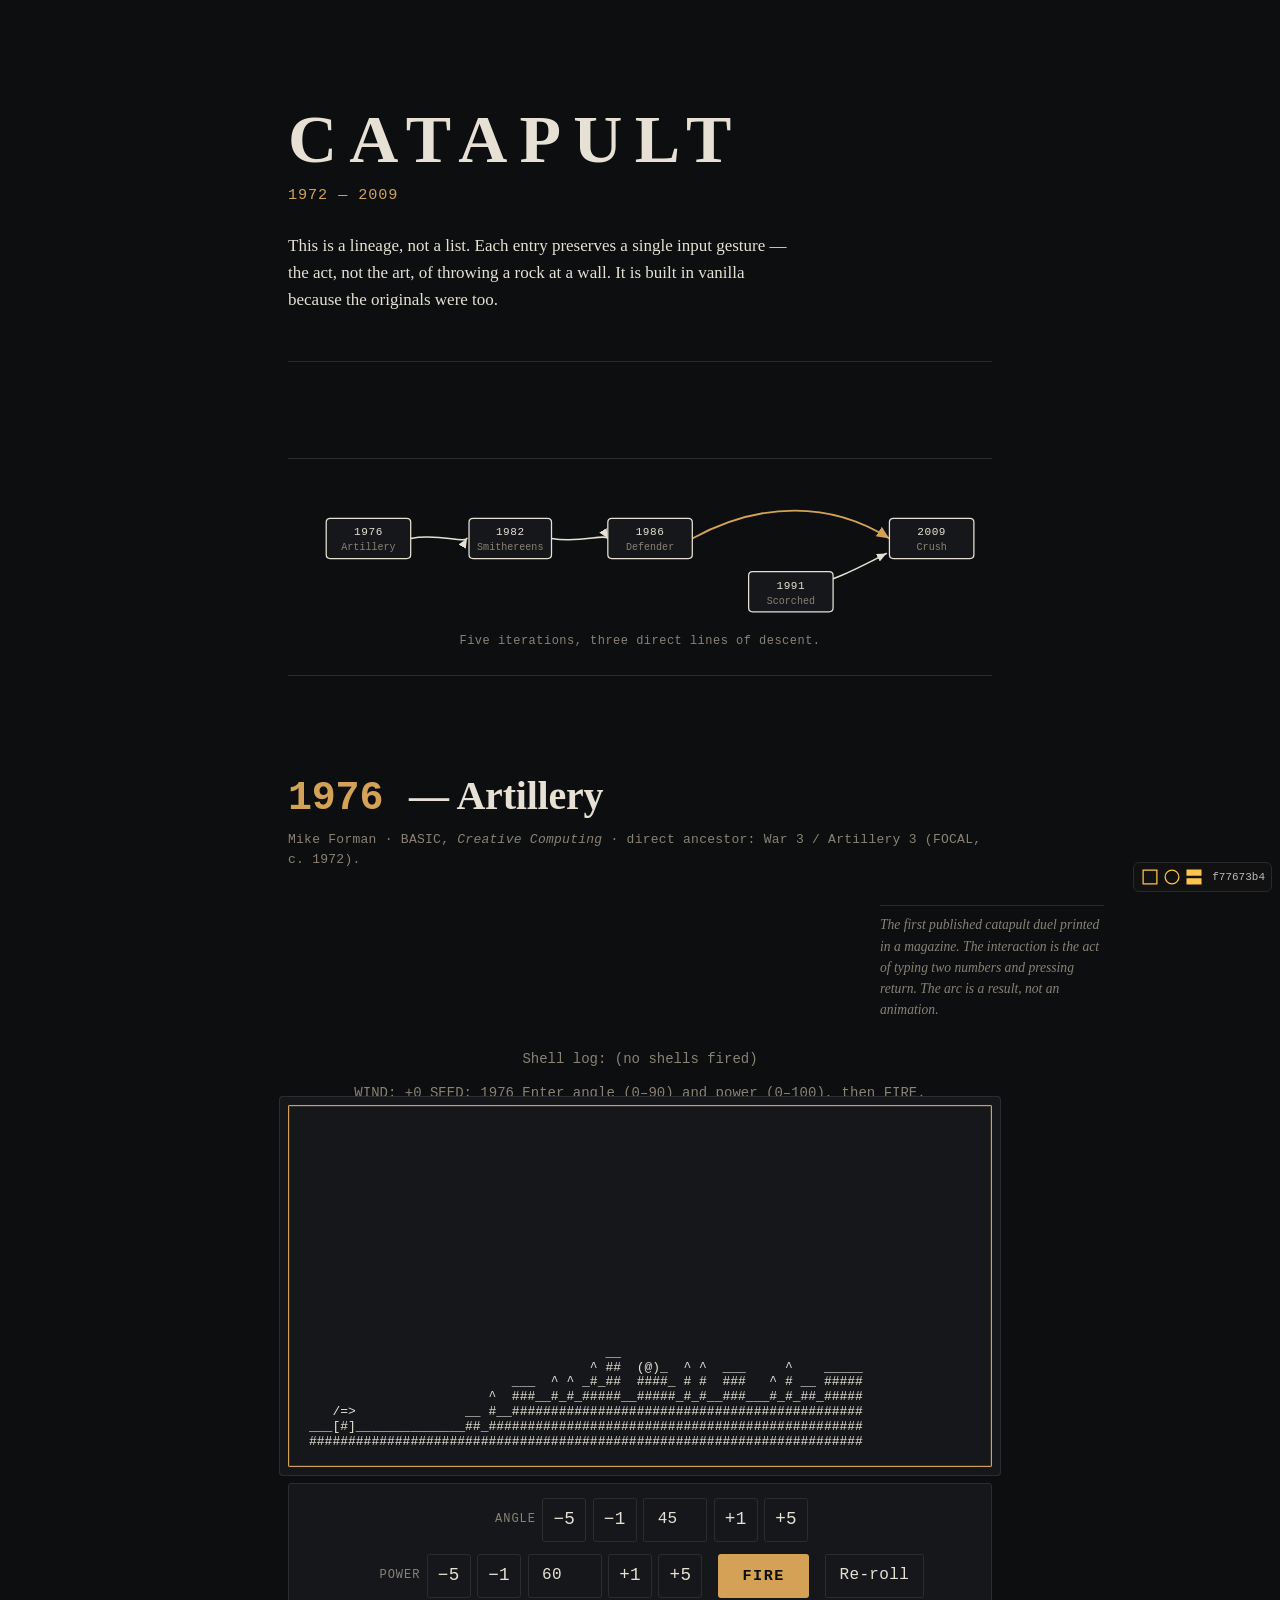
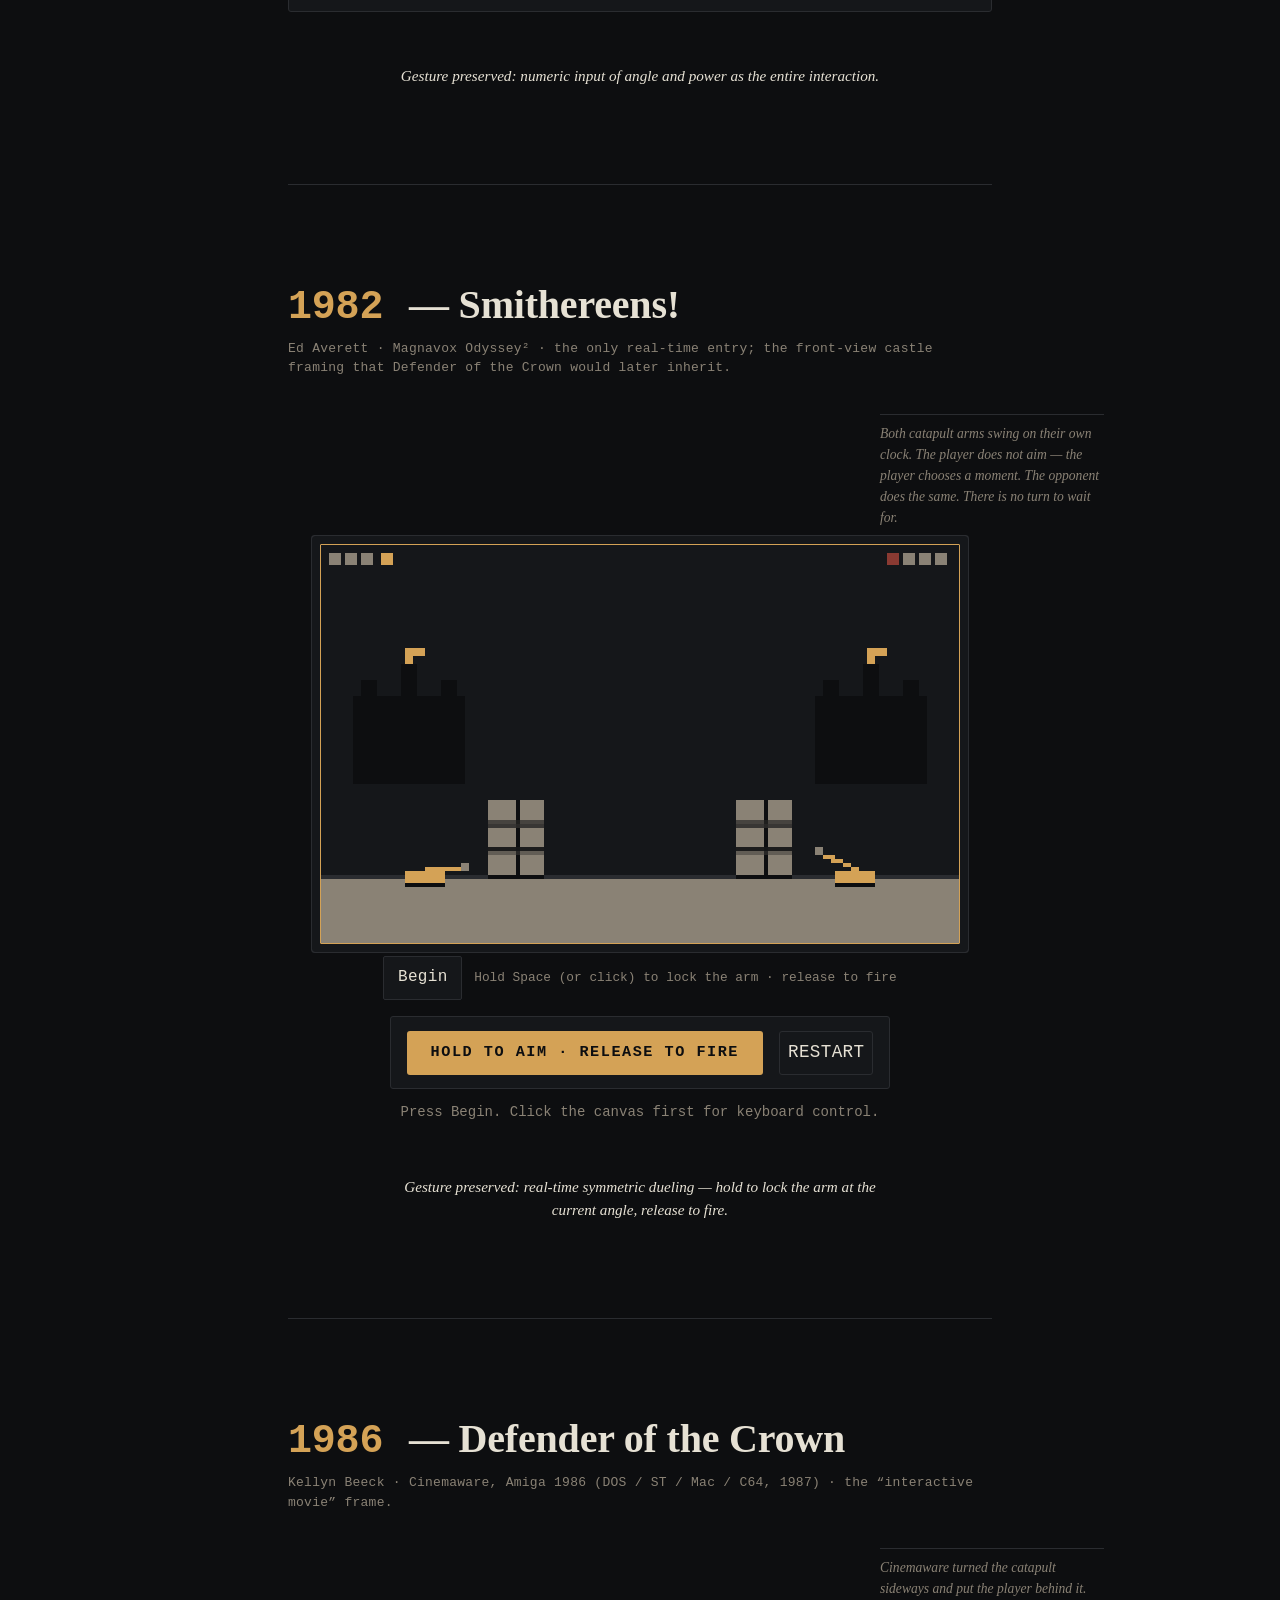
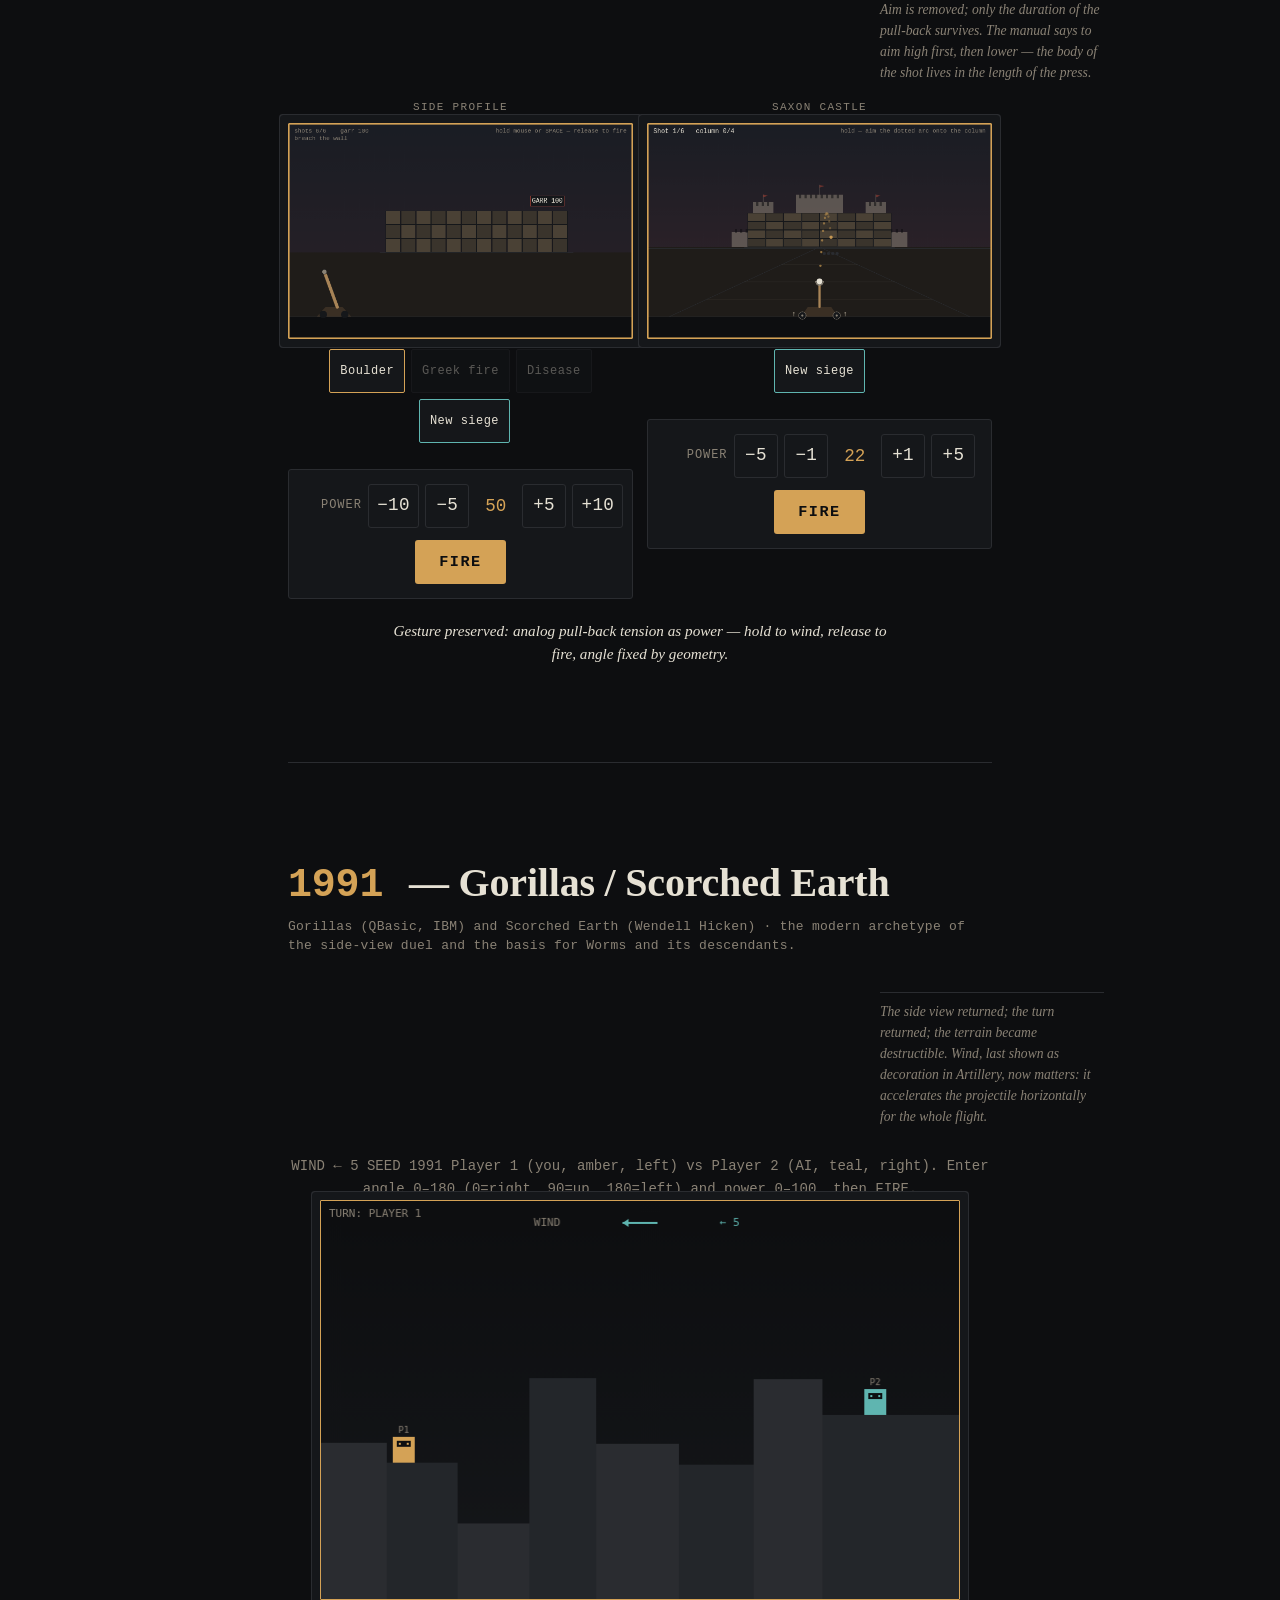
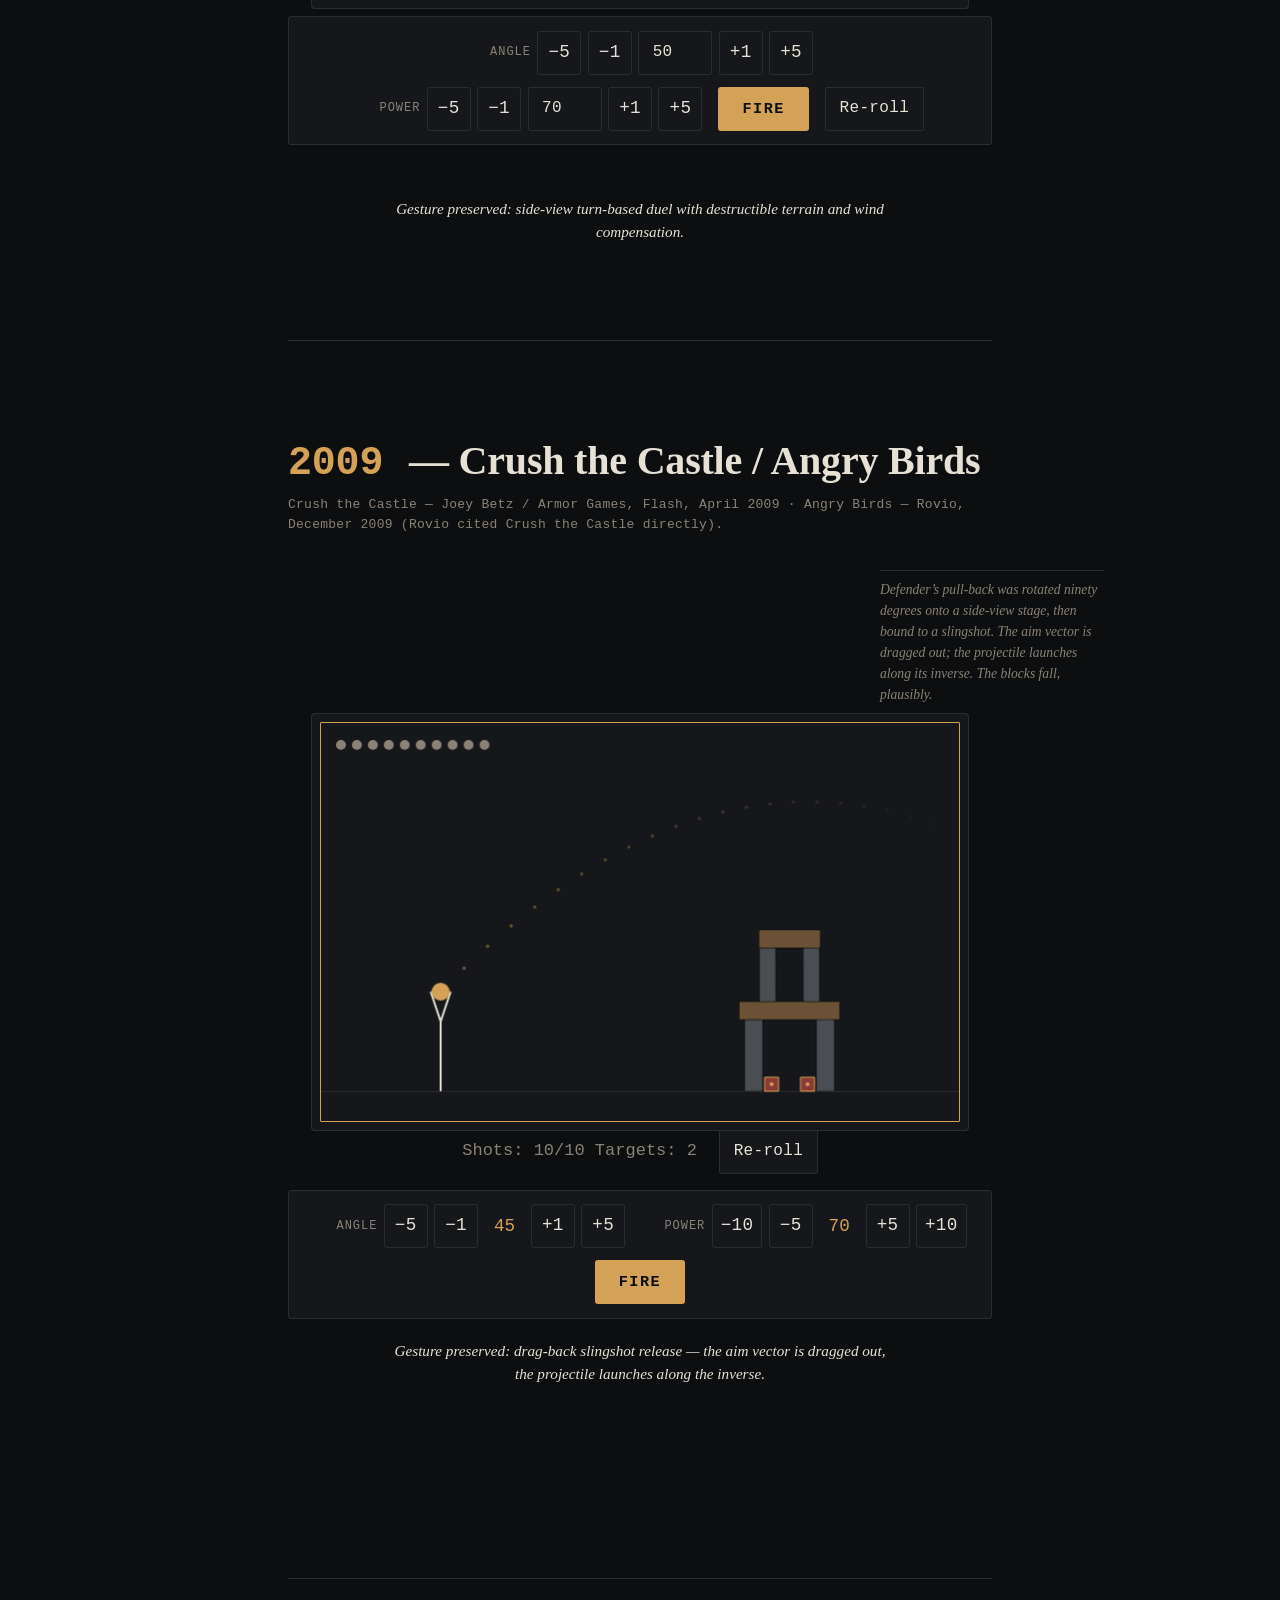
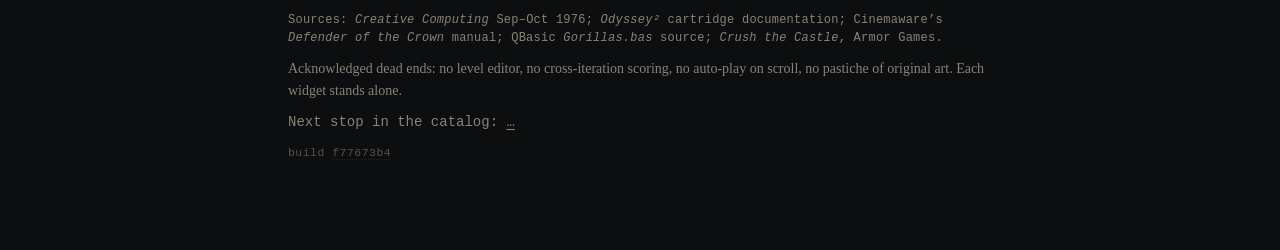
<file: index.html>
<!doctype html>
<html lang="en">
<head>
  <meta charset="utf-8">
  <meta name="viewport" content="width=device-width, initial-scale=1">
  <title>CATAPULT</title>
  <meta name="description" content="A five-iteration homage to the catapult / artillery video game lineage, 1972 to 2009.">
  <link rel="stylesheet" href="styles/base.css?v=f77673b4">
  <link rel="stylesheet" href="styles/iterations.css?v=f77673b4">
  <meta http-equiv="Cache-Control" content="no-cache, no-store, must-revalidate">
  <meta http-equiv="Pragma" content="no-cache">
  <meta http-equiv="Expires" content="0">
  <meta name="cb" content="f77673b4">
  <link rel="icon" type="image/svg+xml" href="/cb-shapes/55.svg?v=f77673b4">
  <script src="/cb-badge.js?v=f77673b4" defer></script>

  <!-- PWA -->
  <link rel="manifest" href="manifest.json?v=f77673b4">
  <meta name="theme-color" content="#0d0e10">
  <link rel="icon" type="image/svg+xml" sizes="192x192" href="icons/icon-192.svg?v=f77673b4">
  <link rel="apple-touch-icon" href="icons/apple-touch-icon.svg?v=f77673b4">
  <meta name="apple-mobile-web-app-capable" content="yes">
  <meta name="apple-mobile-web-app-status-bar-style" content="black-translucent">
  <meta name="apple-mobile-web-app-title" content="CATAPULT">
</head>
<body>

<header class="page-header">
  <h1 class="page-title">CATAPULT</h1>
  <p class="page-dates"><span class="mono">1972 &mdash; 2009</span></p>
  <p class="manifesto">
    This is a lineage, not a list. Each entry preserves a single input gesture &mdash;
    the act, not the art, of throwing a rock at a wall. It is built in vanilla because
    the originals were too.
  </p>
</header>

<figure class="lineage" aria-labelledby="lineage-caption">
  <object data="lineage.svg?v=f77673b4" type="image/svg+xml" aria-label="Lineage diagram of five catapult games from 1972 to 2009">
    <p class="nojs-note">Lineage diagram unavailable.</p>
  </object>
  <figcaption id="lineage-caption" class="mono muted">Five iterations, three direct lines of descent.</figcaption>
</figure>

<main>

  <section class="iter iter-01" id="iter-01" aria-labelledby="iter-01-title">
    <h2 id="iter-01-title"><span class="year mono">1976</span> &mdash; Artillery</h2>
    <p class="meta mono">Mike Forman &middot; BASIC, <em>Creative Computing</em> &middot; direct ancestor: War 3 / Artillery 3 (FOCAL, c. 1972).</p>
    <aside class="marginalia">
      The first published catapult duel printed in a magazine. The interaction is
      the act of typing two numbers and pressing return. The arc is a result, not
      an animation.
    </aside>
    <div class="widget" id="widget-01" role="application" aria-label="Artillery, 1976 — numeric input duel">
      <noscript><p class="nojs-note">Requires JavaScript.</p></noscript>
    </div>
    <p class="gesture">Gesture preserved: numeric input of angle and power as the entire interaction.</p>
  </section>

  <section class="iter iter-02" id="iter-02" aria-labelledby="iter-02-title">
    <h2 id="iter-02-title"><span class="year mono">1982</span> &mdash; Smithereens!</h2>
    <p class="meta mono">Ed Averett &middot; Magnavox Odyssey&sup2; &middot; the only real-time entry; the front-view castle framing that Defender of the Crown would later inherit.</p>
    <aside class="marginalia">
      Both catapult arms swing on their own clock. The player does not aim &mdash;
      the player <em>chooses a moment</em>. The opponent does the same. There is
      no turn to wait for.
    </aside>
    <div class="widget" id="widget-02" role="application" aria-label="Smithereens, 1982 — real-time symmetric duel">
      <noscript><p class="nojs-note">Requires JavaScript.</p></noscript>
    </div>
    <p class="gesture">Gesture preserved: real-time symmetric dueling &mdash; hold to lock the arm at the current angle, release to fire.</p>
  </section>

  <section class="iter iter-03" id="iter-03" aria-labelledby="iter-03-title">
    <h2 id="iter-03-title"><span class="year mono">1986</span> &mdash; Defender of the Crown</h2>
    <p class="meta mono">Kellyn Beeck &middot; Cinemaware, Amiga 1986 (DOS / ST / Mac / C64, 1987) &middot; the &ldquo;interactive movie&rdquo; frame.</p>
    <aside class="marginalia">
      Cinemaware turned the catapult sideways and put the player behind it. Aim
      is removed; only the duration of the pull-back survives. The manual says
      to aim high first, then lower &mdash; the body of the shot lives in the
      length of the press.
    </aside>
    <div class="widget" id="widget-03" role="application" aria-label="Defender of the Crown, 1986 — pull-back siege">
      <noscript><p class="nojs-note">Requires JavaScript.</p></noscript>
    </div>
    <p class="gesture">Gesture preserved: analog pull-back tension as power &mdash; hold to wind, release to fire, angle fixed by geometry.</p>
  </section>

  <section class="iter iter-04" id="iter-04" aria-labelledby="iter-04-title">
    <h2 id="iter-04-title"><span class="year mono">1991</span> &mdash; Gorillas / Scorched Earth</h2>
    <p class="meta mono">Gorillas (QBasic, IBM) and Scorched Earth (Wendell Hicken) &middot; the modern archetype of the side-view duel and the basis for Worms and its descendants.</p>
    <aside class="marginalia">
      The side view returned; the turn returned; the terrain became destructible.
      Wind, last shown as decoration in Artillery, now matters: it accelerates
      the projectile horizontally for the whole flight.
    </aside>
    <div class="widget" id="widget-04" role="application" aria-label="Gorillas / Scorched Earth, 1991 — side-view turn-based duel">
      <noscript><p class="nojs-note">Requires JavaScript.</p></noscript>
    </div>
    <p class="gesture">Gesture preserved: side-view turn-based duel with destructible terrain and wind compensation.</p>
  </section>

  <section class="iter iter-05" id="iter-05" aria-labelledby="iter-05-title">
    <h2 id="iter-05-title"><span class="year mono">2009</span> &mdash; Crush the Castle / Angry Birds</h2>
    <p class="meta mono">Crush the Castle &mdash; Joey Betz / Armor Games, Flash, April 2009 &middot; Angry Birds &mdash; Rovio, December 2009 (Rovio cited Crush the Castle directly).</p>
    <aside class="marginalia">
      Defender&rsquo;s pull-back was rotated ninety degrees onto a side-view stage,
      then bound to a slingshot. The aim vector is dragged out; the projectile
      launches along its inverse. The blocks fall, plausibly.
    </aside>
    <div class="widget" id="widget-05" role="application" aria-label="Crush the Castle, 2009 — drag-back slingshot">
      <noscript><p class="nojs-note">Requires JavaScript.</p></noscript>
    </div>
    <p class="gesture">Gesture preserved: drag-back slingshot release &mdash; the aim vector is dragged out, the projectile launches along the inverse.</p>
  </section>

</main>

<footer class="page-footer">
  <p class="sources mono">
    Sources: <em>Creative Computing</em> Sep&ndash;Oct 1976; <em>Odyssey&sup2;</em> cartridge documentation; Cinemaware&rsquo;s
    <em>Defender of the Crown</em> manual; QBasic <em>Gorillas.bas</em> source; <em>Crush the Castle</em>, Armor Games.
  </p>
  <p class="deadends">
    Acknowledged dead ends: no level editor, no cross-iteration scoring, no auto-play
    on scroll, no pastiche of original art. Each widget stands alone.
  </p>
  <p class="next mono">Next stop in the catalog: <a href="#" aria-label="Next in PWA catalog (placeholder)">&hellip;</a></p>
  <p class="build-stamp mono"><span class="muted">build</span> <a id="build-token" href="https://github.com/kai-denrei/catapult-games" rel="noopener" aria-label="View source on GitHub">0c6bb409</a></p>
</footer>
<script>
  // Surface the cache-bust token from the <meta> tag so it tracks scripts/bust.sh.
  (function(){
    var m = document.querySelector('meta[name=cb]');
    var el = document.getElementById('build-token');
    if (m && el) el.textContent = m.content;
  })();
</script>

<script type="module">
  import { mount as mount01 } from './iterations/01-artillery.js';
  import { mount as mount02 } from './iterations/02-smithereens.js';
  import { mount as mount03 } from './iterations/03-defender.js';
  import { mount as mount04 } from './iterations/04-scorched.js';
  import { mount as mount05 } from './iterations/05-crush.js';

  const mounts = [
    ['widget-01', mount01],
    ['widget-02', mount02],
    ['widget-03', mount03],
    ['widget-04', mount04],
    ['widget-05', mount05],
  ];

  for (const [id, mount] of mounts) {
    const el = document.getElementById(id);
    if (!el) { console.warn('CATAPULT: missing mount target', id); continue; }
    try { mount(el); }
    catch (err) { console.error('CATAPULT: mount failed for', id, err); }
  }
</script>

<!-- PWA: service worker registration, update toast, install affordances -->
<script>
(function () {
  'use strict';

  // ---- inline fallback styles (CSS agent may override via classes) -------
  var STYLE_ID = 'pwa-inline-style';
  if (!document.getElementById(STYLE_ID)) {
    var s = document.createElement('style');
    s.id = STYLE_ID;
    s.textContent = [
      '.pwa-toast{position:fixed;left:50%;bottom:1.25rem;transform:translateX(-50%);',
      'max-width:min(28rem,calc(100vw - 2rem));background:#15171a;color:#e6e1d4;',
      'border:1px solid #2a2c30;padding:.75rem 1rem;font-family:ui-monospace,Menlo,Consolas,monospace;',
      'font-size:.82rem;letter-spacing:.04em;z-index:9999;cursor:pointer;',
      'box-shadow:0 8px 24px rgba(0,0,0,.45);display:flex;align-items:center;gap:.75rem;}',
      '.pwa-toast:hover,.pwa-toast:focus{border-color:#d4a256;outline:none;}',
      '.pwa-toast .pwa-toast-label{color:#d4a256;text-transform:uppercase;letter-spacing:.12em;}',
      '.pwa-toast .pwa-toast-close{margin-left:auto;color:#8a8275;background:none;border:0;cursor:pointer;font-size:1rem;padding:0 .25rem;}',
      '.pwa-install{display:inline-block;margin-left:.75rem;padding:.35rem .8rem;',
      'font-family:ui-monospace,Menlo,Consolas,monospace;font-size:.78rem;letter-spacing:.08em;',
      'text-transform:uppercase;color:#d4a256;background:transparent;border:1px solid #2a2c30;',
      'cursor:pointer;}',
      '.pwa-install:hover,.pwa-install:focus{border-color:#d4a256;outline:none;}',
      '.pwa-ios-hint{position:fixed;left:1rem;right:1rem;bottom:1rem;max-width:30rem;',
      'margin:0 auto;background:#15171a;color:#e6e1d4;border:1px solid #2a2c30;',
      'padding:.85rem 1rem;font-family:ui-monospace,Menlo,Consolas,monospace;',
      'font-size:.78rem;letter-spacing:.04em;z-index:9999;display:flex;align-items:center;gap:.75rem;}',
      '.pwa-ios-hint .pwa-ios-close{margin-left:auto;color:#8a8275;background:none;border:0;cursor:pointer;font-size:1rem;padding:0 .25rem;}'
    ].join('');
    document.head.appendChild(s);
  }

  // ---- service worker registration --------------------------------------
  // SW won't register under file://; that's expected and harmless.
  var swReg = null;
  if ('serviceWorker' in navigator && (location.protocol === 'https:' || location.hostname === 'localhost' || location.hostname === '127.0.0.1')) {
    window.addEventListener('load', function () {
      navigator.serviceWorker.register('./sw.js').then(function (reg) {
        swReg = reg;

        // Already waiting at registration time
        if (reg.waiting && navigator.serviceWorker.controller) {
          showUpdateToast(reg);
        }

        // A new SW found — wait for it to install
        reg.addEventListener('updatefound', function () {
          var nw = reg.installing;
          if (!nw) return;
          nw.addEventListener('statechange', function () {
            if (nw.state === 'installed' && navigator.serviceWorker.controller) {
              showUpdateToast(reg);
            }
          });
        });
      }).catch(function (err) {
        // Non-fatal: page still works without SW.
        console.warn('CATAPULT: SW registration failed', err);
      });

      // Reload exactly once when the new SW takes control
      var refreshing = false;
      navigator.serviceWorker.addEventListener('controllerchange', function () {
        if (refreshing) return;
        refreshing = true;
        location.reload();
      });
    });
  }

  function showUpdateToast(reg) {
    if (document.querySelector('.pwa-toast')) return;
    var toast = document.createElement('div');
    toast.className = 'pwa-toast';
    toast.setAttribute('role', 'status');
    toast.setAttribute('tabindex', '0');
    toast.innerHTML = '<span class="pwa-toast-label">Update</span>' +
                      '<span>A new build is ready &mdash; tap to refresh.</span>' +
                      '<button class="pwa-toast-close" type="button" aria-label="Dismiss update">&times;</button>';

    var dismiss = function (e) {
      if (e) { e.stopPropagation(); }
      toast.remove();
    };
    toast.querySelector('.pwa-toast-close').addEventListener('click', dismiss);

    var apply = function () {
      if (reg.waiting) {
        reg.waiting.postMessage({ type: 'SKIP_WAITING' });
      }
    };
    toast.addEventListener('click', apply);
    toast.addEventListener('keydown', function (e) {
      if (e.key === 'Enter' || e.key === ' ') { e.preventDefault(); apply(); }
    });
    document.body.appendChild(toast);
  }

  // ---- beforeinstallprompt (Chromium / Edge / Android) ------------------
  var deferredInstall = null;
  var installShown = false;
  var hasInteracted = false;

  window.addEventListener('beforeinstallprompt', function (e) {
    e.preventDefault();
    deferredInstall = e;
    maybeRenderInstall();
  });

  window.addEventListener('appinstalled', function () {
    deferredInstall = null;
    var btn = document.querySelector('.pwa-install');
    if (btn) btn.remove();
  });

  // Interaction heuristic: any pointer/keyboard hit after first paint
  ['pointerdown', 'keydown', 'touchstart'].forEach(function (ev) {
    window.addEventListener(ev, function () {
      hasInteracted = true;
      maybeRenderInstall();
    }, { once: true, passive: true });
  });

  function maybeRenderInstall() {
    if (installShown || !deferredInstall || !hasInteracted) return;
    var stamp = document.querySelector('.build-stamp');
    if (!stamp) return;
    var btn = document.createElement('button');
    btn.type = 'button';
    btn.className = 'pwa-install';
    btn.textContent = 'Install';
    btn.setAttribute('aria-label', 'Install CATAPULT as an app');
    btn.addEventListener('click', function () {
      if (!deferredInstall) return;
      deferredInstall.prompt();
      deferredInstall.userChoice.then(function () {
        deferredInstall = null;
        btn.remove();
      });
    });
    stamp.appendChild(btn);
    installShown = true;
  }

  // ---- iOS Safari "Add to Home Screen" hint -----------------------------
  // iOS does not fire beforeinstallprompt; we surface a one-time hint.
  try {
    var ua = navigator.userAgent || '';
    var isIOS = /iPad|iPhone|iPod/.test(ua) && !window.MSStream;
    var isStandalone = ('standalone' in navigator) && navigator.standalone;
    var dismissed = false;
    try { dismissed = localStorage.getItem('catapult.iosHintDismissed') === '1'; } catch (_) {}

    if (isIOS && !isStandalone && !dismissed) {
      window.addEventListener('load', function () {
        setTimeout(function () {
          if (document.querySelector('.pwa-ios-hint')) return;
          var hint = document.createElement('div');
          hint.className = 'pwa-ios-hint';
          hint.setAttribute('role', 'note');
          hint.innerHTML = '<span>Tap <strong>Share</strong> &rarr; <strong>Add to Home Screen</strong> to install.</span>' +
                           '<button class="pwa-ios-close" type="button" aria-label="Dismiss install hint">&times;</button>';
          hint.querySelector('.pwa-ios-close').addEventListener('click', function () {
            hint.remove();
            try { localStorage.setItem('catapult.iosHintDismissed', '1'); } catch (_) {}
          });
          document.body.appendChild(hint);
        }, 4000);
      });
    }
  } catch (_) { /* never block the page on a UA sniff */ }
})();
</script>

</body>
</html>
</file>
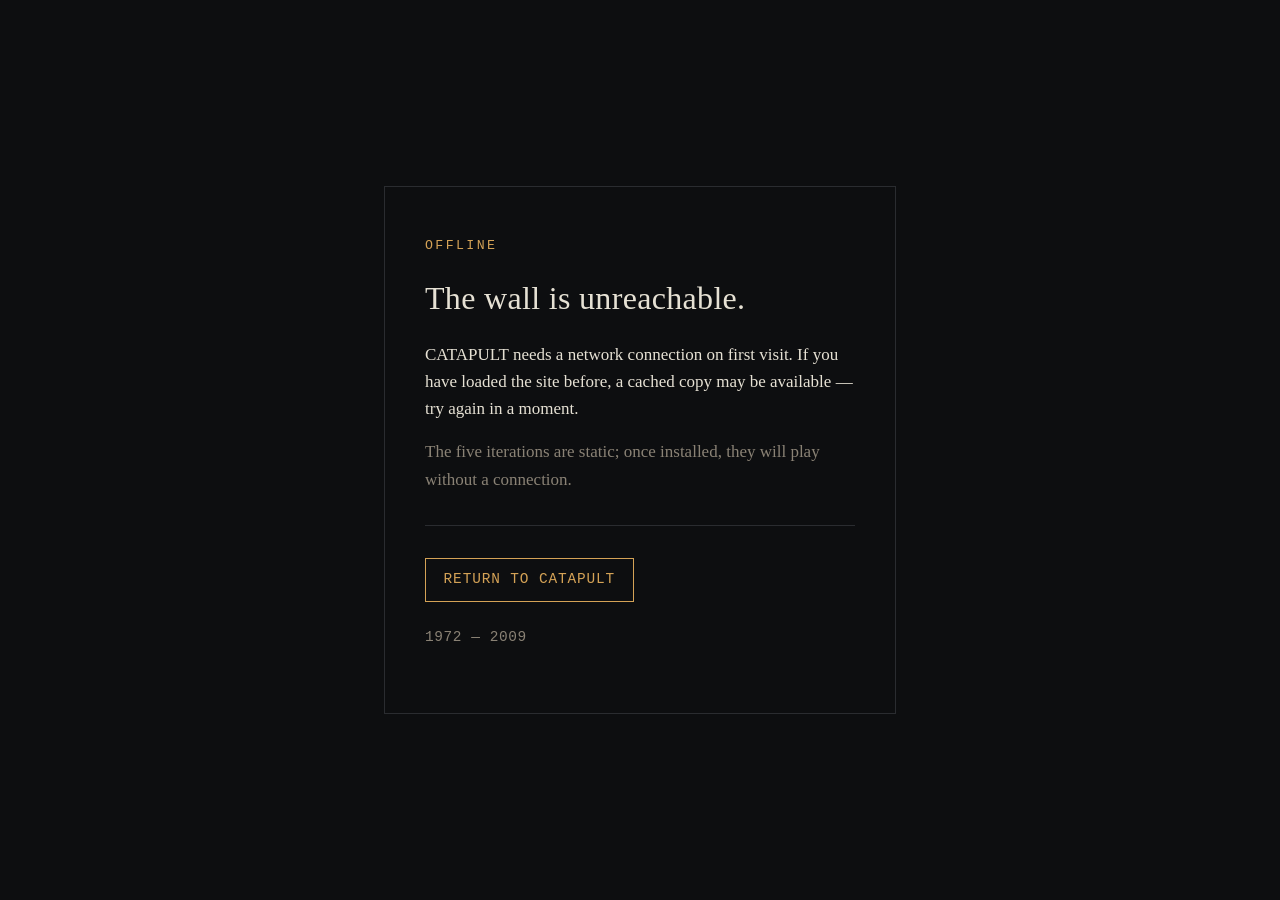
<file: offline.html>
<!doctype html>
<html lang="en">
<head>
  <meta charset="utf-8">
  <meta name="viewport" content="width=device-width, initial-scale=1">
  <title>OFFLINE — CATAPULT</title>
  <meta name="description" content="Offline fallback for the CATAPULT lineage site.">
  <meta name="theme-color" content="#0d0e10">
  <link rel="icon" type="image/svg+xml" href="icons/icon-192.svg?v=f77673b4">
  <style>
    :root {
      --bg:        #0d0e10;
      --bg-elev:   #15171a;
      --fg:        #e6e1d4;
      --fg-muted:  #8a8275;
      --rule:      #2a2c30;
      --amber:     #d4a256;
      --serif: 'EB Garamond', 'Iowan Old Style', Charter, Georgia, 'Times New Roman', serif;
      --mono:  'JetBrains Mono', ui-monospace, Menlo, Consolas, 'Liberation Mono', monospace;
    }
    *, *::before, *::after { box-sizing: border-box; }
    html, body { margin: 0; background: var(--bg); color: var(--fg); }
    body {
      font-family: var(--serif);
      font-size: 17px;
      line-height: 1.6;
      min-height: 100vh;
      display: flex;
      align-items: center;
      justify-content: center;
      padding: 2rem;
      text-rendering: optimizeLegibility;
      -webkit-font-smoothing: antialiased;
      -moz-osx-font-smoothing: grayscale;
    }
    .frame {
      max-width: 32rem;
      width: 100%;
      border: 1px solid var(--rule);
      padding: 3rem 2.5rem;
      text-align: left;
    }
    .mono { font-family: var(--mono); font-size: 0.85em; letter-spacing: 0.04em; }
    .muted { color: var(--fg-muted); }
    .stamp {
      color: var(--amber);
      font-family: var(--mono);
      font-size: 0.78em;
      letter-spacing: 0.18em;
      text-transform: uppercase;
      margin: 0 0 1.5rem 0;
    }
    h1 {
      font-family: var(--serif);
      font-weight: 400;
      font-size: 2rem;
      line-height: 1.15;
      margin: 0 0 1.5rem 0;
      letter-spacing: 0.01em;
    }
    p { margin: 0 0 1rem 0; }
    .rule {
      border: 0;
      border-top: 1px solid var(--rule);
      margin: 2rem 0 1.5rem 0;
    }
    a {
      color: var(--amber);
      text-decoration: none;
      border-bottom: 1px solid var(--rule);
      padding-bottom: 1px;
    }
    a:hover, a:focus { border-bottom-color: var(--amber); }
    .retry {
      display: inline-block;
      margin-top: 0.5rem;
      font-family: var(--mono);
      font-size: 0.85em;
      letter-spacing: 0.06em;
      text-transform: uppercase;
      border: 1px solid var(--amber);
      color: var(--amber);
      padding: 0.6rem 1.1rem;
    }
    .retry:hover, .retry:focus { background: var(--amber); color: var(--bg); }
  </style>
</head>
<body>
  <main class="frame" role="main">
    <p class="stamp">Offline</p>
    <h1>The wall is unreachable.</h1>
    <p>
      CATAPULT needs a network connection on first visit. If you have loaded the
      site before, a cached copy may be available — try again in a moment.
    </p>
    <p class="muted">
      The five iterations are static; once installed, they will play without a connection.
    </p>
    <hr class="rule">
    <p><a class="retry" href="./" aria-label="Return to CATAPULT">Return to CATAPULT</a></p>
    <p class="mono muted" style="margin-top:1.5rem;">1972 &mdash; 2009</p>
  </main>
</body>
</html>
</file>
<file: styles/base.css>
/* =============================================================
   CATAPULT — base.css  (MOBILE-FIRST)
   Museum-wall editorial chrome. Dark palette, transitional serif,
   generous rhythm. System font stack only (no @font-face).

   Strategy:
     - Defaults target 320–719px (small phones first).
     - @media (min-width: 720px) layers tablet enhancements.
     - @media (min-width: 1024px) restores the desktop experience
       described in CATAPULT.md §Aesthetic / §Layout.

   Class-name compatibility note:
     index.html uses .page-header / .page-title / .page-dates /
     .manifesto / .meta / .page-footer. The earlier CSS targeted
     .site-header / .site-title / etc. We support BOTH so this file
     is robust to either HTML naming pass.
   ============================================================= */

/* ---- Tokens ------------------------------------------------ */
:root {
  /* Palette (CATAPULT.md §Aesthetic — DO NOT CHANGE) */
  --bg:        #0d0e10;
  --bg-elev:   #15171a;
  --fg:        #e6e1d4;
  --fg-muted:  #8a8275;
  --rule:      #2a2c30;
  --amber:     #d4a256;
  --teal:      #5fb5b0;
  --blood:     #8a3a32;

  /* Typography stacks (system fallbacks only — no @font-face) */
  --serif: 'EB Garamond', 'Iowan Old Style', Charter, Georgia, 'Times New Roman', serif;
  --mono:  'JetBrains Mono', ui-monospace, Menlo, Consolas, 'Liberation Mono', monospace;

  /* Rhythm */
  --measure: 36rem;        /* ~720px prose column at 17px base */
  --section-pad: 2.5rem;   /* mobile default; widened at 720px+ */
  --hairline: 1px;

  /* Touch targets — Apple/WCAG minimum */
  --tap: 44px;
}

/* ---- Reset (minimal, hand-rolled) -------------------------- */
*, *::before, *::after { box-sizing: border-box; }

html {
  -webkit-text-size-adjust: 100%;     /* prevent iOS auto-zoom in landscape */
}

body, h1, h2, h3, h4, p, ul, ol, figure, aside, blockquote, pre { margin: 0; }
ul, ol { padding: 0; list-style: none; }
img, svg, canvas { display: block; max-width: 100%; }
button, input, textarea, select { font: inherit; color: inherit; }

/* Subtle amber tap highlight on touch — replaces ugly blue iOS default */
* { -webkit-tap-highlight-color: rgba(212, 162, 86, 0.2); }

/* ---- Base ------------------------------------------------- */
html, body { background: var(--bg); color: var(--fg); }

body {
  font-family: var(--serif);
  font-size: 17px;
  line-height: 1.6;
  font-weight: 400;
  text-rendering: optimizeLegibility;
  -webkit-font-smoothing: antialiased;
  -moz-osx-font-smoothing: grayscale;
  -webkit-text-size-adjust: 100%;
  padding: 0;
}

/* ---- Selection -------------------------------------------- */
::selection { background: var(--amber); color: var(--bg); }

/* =============================================================
   MOBILE DEFAULT  (320–719px)
   Single column, edge-aware padding, full-width canvases.
   ============================================================= */

/* Page-wide horizontal padding lives on body so the page header,
   main, and footer all share the same gutter. */
body {
  padding: 1rem;
  max-width: 100%;
}

main {
  display: block;
  max-width: 100%;
  margin: 0 auto;
}

/* The earlier markup shipped a .page wrapper; keep it harmless. */
.page {
  max-width: 100%;
  margin: 0 auto;
  padding: 0;
}

/* ---- Header ----------------------------------------------- */
.page-header,
.site-header {
  text-align: left;
  padding: 1rem 0 2rem;
  border-bottom: var(--hairline) solid var(--rule);
  margin-bottom: 2.5rem;
}

.page-title,
.site-title {
  font-family: var(--serif);
  font-weight: 600;
  letter-spacing: 0.16em;
  text-transform: uppercase;
  font-size: clamp(2.4rem, 9vw, 4rem);
  line-height: 1.05;
  margin-bottom: 0.5rem;
  /* prevent the long all-caps title overflowing tiny screens */
  word-break: keep-all;
  overflow-wrap: break-word;
}

.page-dates,
.site-dates {
  font-family: var(--mono);
  font-size: 0.85rem;
  letter-spacing: 0.06em;
  color: var(--amber);
  margin-bottom: 1.25rem;
}

.manifesto,
.site-manifesto {
  max-width: 100%;
  color: var(--fg);
  font-size: 1rem;
}

.manifesto p + p,
.site-manifesto p + p { margin-top: 0.75rem; }

/* ---- Lineage SVG block ------------------------------------ */
.lineage {
  margin: 2rem auto;
  padding: 1rem 0;
  border-top: var(--hairline) solid var(--rule);
  border-bottom: var(--hairline) solid var(--rule);
}
.lineage object,
.lineage svg,
.lineage img {
  width: 100%;
  max-width: 100%;
  height: auto;
  display: block;
}
.lineage figcaption {
  margin-top: 0.5rem;
  font-family: var(--mono);
  font-size: 0.75rem;
  color: var(--fg-muted);
  letter-spacing: 0.04em;
  text-align: center;
}

/* ---- Iteration sections ----------------------------------- */
.iter {
  padding: 2rem 0;
  border-top: var(--hairline) solid var(--rule);
  position: relative;
}
.iter:first-of-type { border-top: 0; padding-top: 1.5rem; }

.iter-label {
  font-family: var(--mono);
  font-size: 0.75rem;
  letter-spacing: 0.16em;
  text-transform: uppercase;
  color: var(--fg-muted);
  margin-bottom: 0.75rem;
}

/* The H2 is structured as: <span class="year mono">YEAR</span> — TITLE */
.iter h2,
.iter-title {
  font-family: var(--serif);
  font-weight: 600;
  font-size: clamp(1.5rem, 5.5vw, 2.25rem);
  letter-spacing: -0.005em;
  line-height: 1.18;
  margin-bottom: 0.5rem;
}

.iter h2 .year,
.iter-title .year {
  color: var(--amber);
  font-weight: 600;
  font-variant-numeric: lining-nums tabular-nums;
  margin-right: 0.4em;
}

/* Metadata strip — under the title.
   .meta is the live HTML class; .iter-meta is the legacy alias. */
.iter .meta,
.iter-meta {
  font-family: var(--mono);
  font-size: 0.75rem;
  color: var(--fg-muted);
  letter-spacing: 0.02em;
  margin-bottom: 1.5rem;
  line-height: 1.5;
}

/* Body prose inside an iteration */
.iter-body { max-width: 100%; }
.iter-body p + p { margin-top: 0.85rem; }

/* ---- Marginalia (aside) — MOBILE ---------------------------
   On mobile, the aside is an inline block above the canvas with
   a subtle left rule. NOT floated, NOT in a side gutter. */
.marginalia {
  display: block;
  font-family: var(--serif);
  font-size: 0.95rem;
  line-height: 1.55;
  color: var(--fg-muted);
  font-style: italic;
  margin: 1.25rem 0;
  padding-left: 0.75rem;
  border-left: 2px solid var(--rule);
  width: 100%;
  max-width: 100%;
  float: none;
}

/* ---- Widget (canvas frame area) --------------------------- */
.widget {
  margin: 1.5rem 0 1rem;
  display: flex;
  flex-direction: column;
  align-items: stretch;
  width: 100%;
}

/* Canvases must shrink to fit the viewport on mobile. */
.widget canvas,
.widget pre.ascii-canvas,
.widget svg {
  width: 100%;
  height: auto;
  max-width: 100%;
}

/* Controls under the canvas (Begin button, inputs, etc.) */
.widget-controls {
  margin-top: 0.75rem;
  display: flex;
  flex-wrap: wrap;
  gap: 0.5rem 0.75rem;
  align-items: center;
  justify-content: center;
  font-family: var(--mono);
  font-size: 0.9rem;
  color: var(--fg);
}

.widget-status {
  margin-top: 0.75rem;
  font-family: var(--mono);
  font-size: 0.85rem;
  color: var(--fg-muted);
  text-align: center;
  min-height: 1.4em;
}

/* ---- Buttons / inputs (TAP-FRIENDLY DEFAULTS) -------------
   44×44 minimum tap target per WCAG / Apple HIG.
   Inputs use 16px font to suppress the iOS focus-zoom. */
button,
input[type="text"],
input[type="number"],
select {
  font-family: var(--mono);
  font-size: 16px;            /* 16px = no iOS zoom on focus */
  background: var(--bg-elev);
  color: var(--fg);
  border: var(--hairline) solid var(--rule);
  padding: 0.5rem 0.85rem;
  border-radius: 2px;
  letter-spacing: 0.02em;
  min-height: var(--tap);     /* 44px */
  line-height: 1.2;
}

button {
  cursor: pointer;
  min-width: var(--tap);
  user-select: none;
  -webkit-tap-highlight-color: transparent;
}
button:hover  { border-color: var(--amber); color: var(--amber); }
button:active { background: rgba(212, 162, 86, 0.08); }
button:disabled { opacity: 0.4; cursor: not-allowed; }

/* Inputs explicitly: don't let the browser stretch them too wide */
input[type="text"],
input[type="number"] {
  max-width: 100%;
}

/* ---- Gesture line (under each canvas) --------------------- */
.gesture {
  margin: 1.25rem auto 0;
  font-family: var(--serif);
  font-style: italic;
  font-size: 0.95rem;
  color: var(--fg);
  text-align: left;
  max-width: 100%;
  line-height: 1.55;
}
.gesture .label {
  font-style: normal;
  font-variant: small-caps;
  letter-spacing: 0.08em;
  color: var(--amber);
  margin-right: 0.4em;
}

/* ---- Footer ---------------------------------------------- */
.page-footer,
.site-footer {
  margin-top: 2.5rem;
  padding: 1.5rem 0 2rem;
  border-top: var(--hairline) solid var(--rule);
  font-size: 0.85rem;
  color: var(--fg-muted);
  line-height: 1.55;
}
.page-footer a,
.site-footer a { color: var(--fg-muted); }
.page-footer a:hover,
.site-footer a:hover { color: var(--teal); }
.page-footer p + p,
.site-footer p + p { margin-top: 0.65rem; }

.page-footer .sources,
.site-footer .sources {
  font-size: 0.75rem;
  letter-spacing: 0.02em;
}

/* ---- Links ----------------------------------------------- */
a {
  color: var(--teal);
  text-decoration: underline;
  text-decoration-thickness: 1px;
  text-underline-offset: 0.18em;
}
a:hover { color: var(--amber); }

/* ---- Focus styles (a11y; required for keyboard play) ----- */
:focus-visible {
  outline: 2px solid var(--teal);
  outline-offset: 2px;
  border-radius: 2px;
}
:focus:not(:focus-visible) { outline: none; }

/* ---- Helpers used by index.html --------------------------- */
.mono   { font-family: var(--mono); }
.muted  { color: var(--fg-muted); }
.nojs-note {
  font-family: var(--mono);
  font-size: 0.8rem;
  color: var(--fg-muted);
  padding: 1rem;
  border: 1px dashed var(--rule);
  background: var(--bg-elev);
  text-align: center;
}

/* ---- Build stamp (cache-bust token, surfaced in footer) -- */
.build-stamp {
  margin-top: 1.25rem;
  font-size: 0.72rem;
  letter-spacing: 0.04em;
  color: var(--fg-muted);
  opacity: 0.6;
}
.build-stamp a {
  color: var(--fg-muted);
  text-decoration: none;
  border-bottom: 1px dotted var(--rule);
}
.build-stamp a:hover { color: var(--teal); border-bottom-color: var(--teal); }

/* =============================================================
   TABLET  (>= 720px)
   Slightly wider gutter, restore the editorial breathing room,
   begin to constrain prose width. Marginalia returns to the side.
   ============================================================= */
@media (min-width: 720px) {
  :root {
    --section-pad: 5rem;
  }

  body {
    padding: 2rem 2.5rem;
    max-width: 760px;
    margin-inline: auto;
  }

  .page {
    max-width: var(--measure);
    margin: 0 auto;
    padding: 1rem 0;
  }

  .page-header,
  .site-header {
    padding: 3rem 0 2.5rem;
    margin-bottom: 4rem;
  }

  .page-title,
  .site-title {
    font-size: clamp(3rem, 7vw, 4.25rem);
    letter-spacing: 0.18em;
  }

  .page-dates,
  .site-dates {
    font-size: 0.95rem;
    margin-bottom: 1.5rem;
  }

  .manifesto,
  .site-manifesto {
    max-width: 32rem;
    font-size: 1.0625rem;       /* 17px */
  }

  .lineage {
    margin: 4rem auto;
    padding: 1.5rem 0;
  }

  .iter { padding: var(--section-pad) 0; }
  .iter:first-of-type { padding-top: 2rem; }

  .iter h2,
  .iter-title {
    font-size: clamp(1.75rem, 3.5vw, 2.5rem);
  }

  .iter .meta,
  .iter-meta {
    font-size: 0.8125rem;
    margin-bottom: 2rem;
  }

  .iter-body { max-width: 32rem; }

  /* Marginalia: float into the right gutter on tablet+ */
  .marginalia {
    float: right;
    width: 13rem;
    margin: 0.25rem 0 1rem 1.5rem;
    padding-left: 0;
    border-left: 0;
    border-top: var(--hairline) solid var(--rule);
    padding-top: 0.5rem;
    font-size: 0.85rem;
    font-style: italic;
  }

  .widget { margin: 2.25rem 0 1rem; align-items: center; }

  .widget-controls { gap: 0.75rem; font-size: 0.9rem; }
  .widget-status   { font-size: 0.875rem; }

  .gesture {
    text-align: center;
    max-width: 32rem;
    margin-left: auto;
    margin-right: auto;
  }

  .page-footer,
  .site-footer {
    margin-top: var(--section-pad);
    padding: 2rem 0 3rem;
    font-size: 0.875rem;
  }
}

/* =============================================================
   DESKTOP  (>= 1024px)
   The original museum-wall experience. Prose at ~720px, canvases
   may visually break out wider via per-iteration rules.
   ============================================================= */
@media (min-width: 1024px) {
  :root {
    --section-pad: 6rem;
  }

  body {
    max-width: 800px;
    padding: 2.5rem 3rem;
  }

  .page-header,
  .site-header {
    padding: 4rem 0 3rem;
    margin-bottom: var(--section-pad);
  }

  /* Marginalia hung into the wider right gutter — only space we
     have once the body is locked at 800px. Negative right margin
     lets it visually "hang" outside the prose column. */
  .marginalia {
    width: 14rem;
    margin: 0.25rem -7rem 1rem 1.5rem;
  }
}

/* =============================================================
   PWA TOAST + INSTALL BUTTON
   Mounted by the PWA agent. Style hooks only; the elements may
   not always exist.
   ============================================================= */
.pwa-toast {
  position: fixed;
  bottom: 1rem;
  left: 50%;
  transform: translateX(-50%);
  background: var(--bg-elev);
  color: var(--fg);
  padding: 0.75rem 1.25rem;
  border: 1px solid var(--amber);
  border-radius: 4px;
  font-family: var(--mono);
  font-size: 0.9rem;
  z-index: 100;
  box-shadow: 0 4px 12px rgba(0, 0, 0, 0.4);
  cursor: pointer;
  -webkit-tap-highlight-color: transparent;
  max-width: calc(100vw - 2rem);
  text-align: center;
}
.pwa-toast:hover { background: var(--amber); color: var(--bg); }

.pwa-install {
  display: inline-block;
  margin-top: 0.5rem;
  padding: 0.6rem 1rem;
  min-height: var(--tap);
  font-family: var(--mono);
  font-size: 0.85rem;
  background: transparent;
  color: var(--amber);
  border: 1px solid var(--amber);
  border-radius: 3px;
  cursor: pointer;
  -webkit-tap-highlight-color: transparent;
  letter-spacing: 0.06em;
  text-transform: uppercase;
}
.pwa-install:hover  { background: var(--amber); color: var(--bg); }
.pwa-install:active { transform: scale(0.97); }

/* =============================================================
   CACHE-BUST BADGE  (cb-badge.js corner widget)
   Make it less intrusive on small screens.
   ============================================================= */
@media (max-width: 719px) {
  .cb-badge,
  #cb-badge,
  [data-cb-badge] {
    transform: scale(0.75);
    transform-origin: bottom right;
    opacity: 0.7;
  }
}

/* =============================================================
   REDUCED MOTION
   ============================================================= */
@media (prefers-reduced-motion: reduce) {
  *, *::before, *::after {
    animation-duration: 0.001ms !important;
    animation-iteration-count: 1 !important;
    transition-duration: 0.001ms !important;
    scroll-behavior: auto !important;
  }
}

/* =============================================================
   PRINT
   ============================================================= */
@media print {
  :root { --bg: #fff; --fg: #111; --fg-muted: #555; --rule: #ccc; }
  body { background: #fff; color: #111; max-width: 100%; padding: 1cm; }
  .widget canvas { border: 1px solid #999; }
  .marginalia { float: none; width: auto; margin: 1rem 0; }
  .pwa-toast, .pwa-install, .cb-badge, #cb-badge { display: none !important; }
}
</file>
<file: styles/iterations.css>
/* =============================================================
   CATAPULT — iterations.css  (MOBILE-FIRST)
   Per-iteration scoping. Most chrome lives in base.css; this file
   carries the canvas-frame treatment, the era-specific rendering
   hints, and the shared mobile control classes (.iter-controls,
   .ctrl-step, .ctrl-fire, etc.) used by individual iterations.

   Spec forbids fake era chrome (no CRT scanlines on 1976,
   no fake Amiga dithering on 1986). Keep this file lean.
   ============================================================= */

/* =============================================================
   SHARED CANVAS FRAME  — "framed plate in a book"
   Thin amber inset hairline + soft elev mat around the plate.
   Mobile reduces the outer mat so the frame isn't precious about
   real estate on a 360px screen.
   ============================================================= */
.iter .widget canvas,
.iter .widget pre.ascii-canvas {
  background: var(--bg-elev);
  border: 1px solid var(--amber);
  box-shadow:
    inset 0 0 0 1px rgba(212, 162, 86, 0.18),
    0 0 0 4px var(--bg-elev),
    0 0 0 5px var(--rule);
  border-radius: 1px;
  width: 100%;
  max-width: 100%;
  height: auto;
}

@media (min-width: 720px) {
  /* Wider mat once we have room. */
  .iter .widget canvas,
  .iter .widget pre.ascii-canvas {
    box-shadow:
      inset 0 0 0 1px rgba(212, 162, 86, 0.18),
      0 0 0 8px var(--bg-elev),
      0 0 0 9px var(--rule);
  }
}

/* =============================================================
   SHARED MOBILE CONTROL CLASSES
   The per-iteration JS modules use these. They MUST feel native
   to the museum-wall aesthetic — no arcade chrome, no rounded
   chunky game UI. Hairlines, monospace, amber accent only.
   ============================================================= */

.iter-controls {
  display: flex;
  flex-wrap: wrap;
  gap: 0.5rem 0.75rem;
  align-items: center;
  justify-content: center;
  margin-top: 1rem;
  padding: 0.75rem;
  background: var(--bg-elev);
  border: 1px solid var(--rule);
  border-radius: 3px;
}

.ctrl-row {
  display: flex;
  align-items: center;
  gap: 0.4rem;
  flex-wrap: nowrap;
}

.ctrl-label {
  font-family: var(--mono);
  font-size: 0.7rem;
  letter-spacing: 0.08em;
  color: var(--fg-muted);
  text-transform: uppercase;
  min-width: 3.5rem;
  text-align: right;
}

.ctrl-step {
  min-width: 44px;
  min-height: 44px;
  padding: 0 0.5rem;
  font-family: var(--mono);
  font-size: 1.1rem;
  background: transparent;
  color: var(--fg);
  border: 1px solid var(--rule);
  border-radius: 3px;
  cursor: pointer;
  user-select: none;
  -webkit-tap-highlight-color: transparent;
  line-height: 1;
}
.ctrl-step:hover  { border-color: var(--amber); color: var(--amber); }
.ctrl-step:active { background: var(--amber); color: var(--bg); }
.ctrl-step:disabled { opacity: 0.35; cursor: not-allowed; }

.ctrl-value {
  font-family: var(--mono);
  font-size: 1.1rem;
  color: var(--amber);
  min-width: 2.5rem;
  text-align: center;
  padding: 0 0.5rem;
  font-variant-numeric: tabular-nums;
}

.ctrl-fire {
  min-height: 44px;
  min-width: 44px;
  padding: 0 1.5rem;
  font-family: var(--mono);
  font-size: 0.95rem;
  letter-spacing: 0.1em;
  text-transform: uppercase;
  background: var(--amber);
  color: var(--bg);
  border: none;
  border-radius: 3px;
  cursor: pointer;
  user-select: none;
  -webkit-tap-highlight-color: transparent;
  font-weight: 600;
}
.ctrl-fire:hover    { background: var(--fg); }
.ctrl-fire:active   { transform: scale(0.97); }
.ctrl-fire:disabled { opacity: 0.4; cursor: not-allowed; transform: none; }

/* Generic "ammo selector" buttons — used by 03 and any future
   iteration with a discrete kind-picker. */
.ammo-btn {
  min-height: 44px;
  min-width: 44px;
  padding: 0.4rem 0.85rem;
  font-family: var(--mono);
  font-size: 0.85rem;
  letter-spacing: 0.04em;
  background: transparent;
  color: var(--fg-muted);
  border: 1px solid var(--rule);
  border-radius: 3px;
  cursor: pointer;
  user-select: none;
  -webkit-tap-highlight-color: transparent;
  text-transform: uppercase;
}
.ammo-btn:hover { border-color: var(--amber); color: var(--amber); }
.ammo-btn[aria-pressed="true"],
.ammo-btn.is-active {
  border-color: var(--amber);
  color: var(--amber);
  background: rgba(212, 162, 86, 0.08);
}
.ammo-btn:disabled { opacity: 0.35; cursor: not-allowed; }

@media (min-width: 720px) {
  .iter-controls { gap: 0.75rem 1rem; padding: 0.85rem 1rem; }
  .ctrl-label    { font-size: 0.75rem; min-width: 4rem; }
}

/* =============================================================
   01 ARTILLERY (1976)
   ASCII rendered to a <pre> styled as a "canvas plate".
   ============================================================= */
.iter-01 .widget pre.ascii-canvas,
.iter-01 .widget .ascii-canvas {
  font-family: var(--mono);
  font-size: 11px;             /* small phones first */
  line-height: 1.15;
  color: var(--fg);
  white-space: pre;
  padding: 0.75rem 0.85rem;
  margin: 0;
  overflow-x: auto;            /* fixed-width ASCII may need to scroll on narrow phones */
  -webkit-overflow-scrolling: touch;
  min-width: 0;
}

@media (min-width: 720px) {
  .iter-01 .widget pre.ascii-canvas,
  .iter-01 .widget .ascii-canvas {
    font-size: 13px;
    line-height: 1.15;
    padding: 1rem 1.25rem;
    overflow: hidden;
  }
}

/* Input row for angle / power / fire — purely typographic */
.iter-01 .widget-controls label {
  font-family: var(--mono);
  font-size: 0.85rem;
  color: var(--fg-muted);
  display: inline-flex;
  align-items: center;
  gap: 0.4rem;
}
.iter-01 .widget-controls input[type="number"],
.iter-01 .widget-controls input[type="text"] {
  width: 5rem;
  text-align: right;
  font-variant-numeric: tabular-nums;
  /* base.css enforces 16px font + 44px min-height for tap-friendliness */
}

/* =============================================================
   02 SMITHEREENS! (1982)
   Chunky 8x8 blocks: crisp pixels, no smoothing.
   ============================================================= */
.iter-02 .widget canvas {
  image-rendering: pixelated;
  image-rendering: -moz-crisp-edges;
  image-rendering: crisp-edges;
}

/* =============================================================
   03 DEFENDER OF THE CROWN (1986)
   Two panels: SIDE PROFILE + SAXON CASTLE.
   - Mobile: stacked vertically (panels are flex children of
     .iter-stage, which already uses flex-wrap; we force a single
     column at narrow widths).
   - 720px+: side-by-side via the existing flex behavior.
   ============================================================= */

/* Mobile: force the two panels to stack. The JS sets
   flex-direction: row + flex-wrap: wrap inline; on mobile we
   override with flex-direction: column so panels don't share
   a cramped row. */
.iter-03 .iter-stage {
  flex-direction: column !important;
  align-items: stretch !important;
}

.iter-03 .iter-panel {
  max-width: 100% !important;
  min-width: 0 !important;
  width: 100%;
}

@media (min-width: 720px) {
  /* Restore the original side-by-side layout. */
  .iter-03 .iter-stage {
    flex-direction: row !important;
    align-items: flex-start !important;
  }
  .iter-03 .iter-panel {
    /* flex: 1 1 320px from JS keeps each panel ~half-width */
    max-width: 480px !important;
  }
}

/* Per-panel caption + ammo controls already present in CSS */
.iter-03 .widget .ammo-toggle {
  font-family: var(--mono);
  font-size: 0.85rem;
  color: var(--fg-muted);
}
.iter-03 .widget .ammo-toggle [aria-pressed="true"] {
  color: var(--amber);
  border-color: var(--amber);
}
.iter-03 .widget .garrison {
  font-family: var(--mono);
  font-variant-numeric: tabular-nums;
  color: var(--blood);
}

/* =============================================================
   04 GORILLAS / SCORCHED EARTH (1991)
   Side-view with a wind arrow header. Tabular numerals so the
   angle/power readout doesn't jitter.
   ============================================================= */
.iter-04 .widget-controls,
.iter-04 .widget-status {
  font-variant-numeric: tabular-nums;
}
.iter-04 .widget .wind-readout {
  font-family: var(--mono);
  color: var(--teal);
  letter-spacing: 0.04em;
}

/* =============================================================
   05 CRUSH THE CASTLE / ANGRY BIRDS (2009)
   Drag-slingshot. Cursor hint only — touch users get the same
   gesture for free.
   ============================================================= */
.iter-05 .widget canvas         { cursor: grab; touch-action: none; }
.iter-05 .widget canvas:active  { cursor: grabbing; }
</file>
